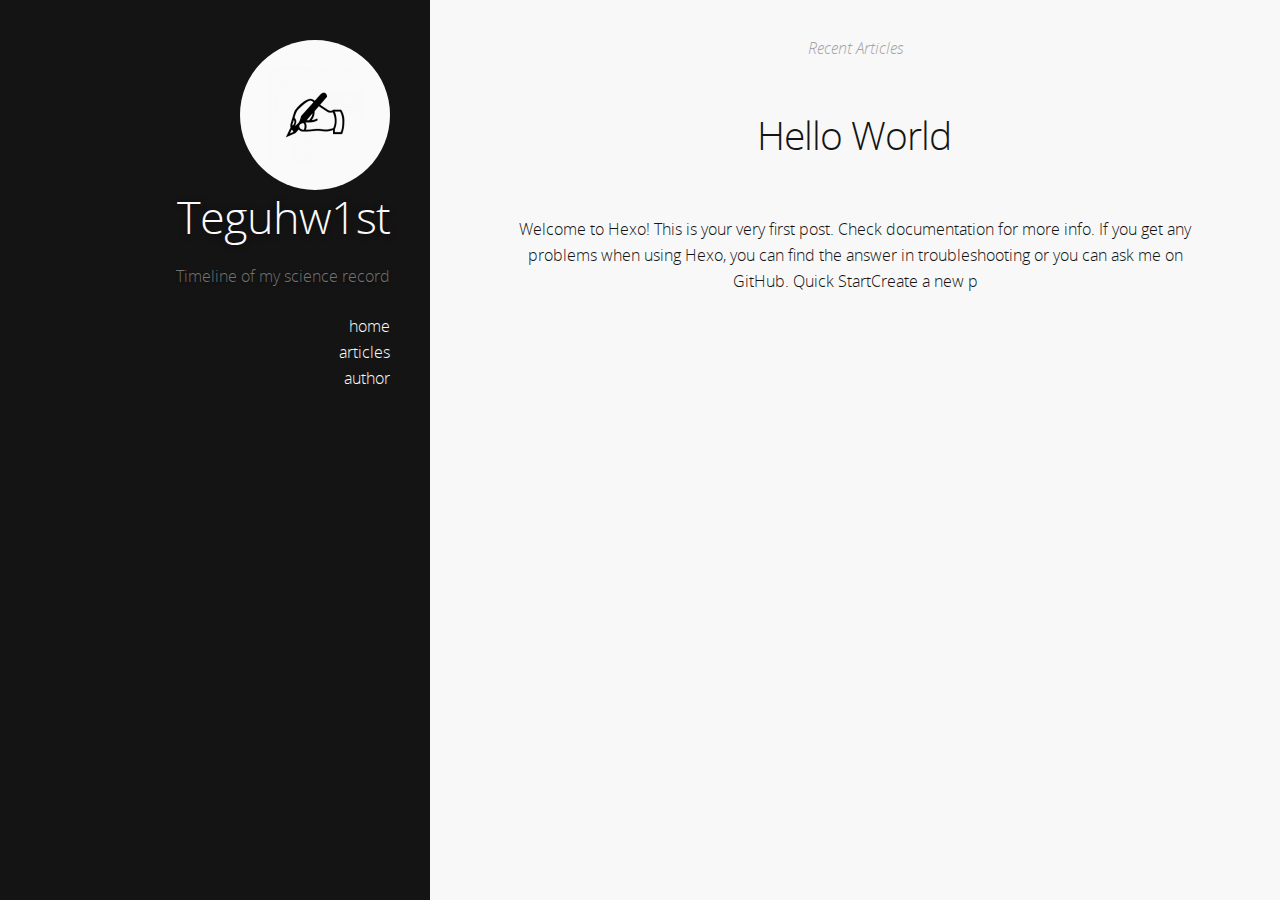
<file: index.html>
<!DOCTYPE html><html lang="en-us"><head><meta charset="UTF-8"><meta http-equiv="X-UA-Compatible" content="IE=edge,chrome=1"><title>Teguhw1st</title><meta name="description"><meta name="generator" content="Teguhw1st"><meta name="author" content="Teguh Wibowo"><meta name="keywords" content="blog, network, hardware, software, os, coding, developer"><meta name="HandheldFriendly" content="True"><meta name="MobileOptimized" content="320"><meta name="viewport" content="width=device-width,initial-scale=1.0,maximum-scale=1,user-scalable=0"><link rel="stylesheet" type="text/css" href="/styles/screen.css"><link rel="apple-touch-icon" sizes="57x57" href="/images/apple-touch-icon-57x57.png"><link rel="apple-touch-icon" sizes="60x60" href="/images/apple-touch-icon-60x60.png"><link rel="apple-touch-icon" sizes="72x72" href="/images/apple-touch-icon-72x72.png"><link rel="apple-touch-icon" sizes="76x76" href="/images/apple-touch-icon-76x76.png"><link rel="apple-touch-icon" sizes="114x114" href="/images/apple-touch-icon-114x114.png"><link rel="apple-touch-icon" sizes="120x120" href="/images/apple-touch-icon-120x120.png"><link rel="apple-touch-icon" sizes="144x144" href="/images/apple-touch-icon-144x144.png"><link rel="apple-touch-icon" sizes="152x152" href="/images/apple-touch-icon-152x152.png"><link rel="apple-touch-icon" sizes="180x180" href="/images/apple-touch-icon-180x180.png"><link rel="icon" type="image/png" sizes="16x16" href="/images/favicon-16x16.png"><link rel="icon" type="image/png" sizes="32x32" href="/images/favicon-32x32.png"><link rel="icon" type="image/png" sizes="96x96" href="/images/favicon-96x96.png"><link rel="icon" type="image/png" sizes="128x128" href="/images/favicon-128.png"><link rel="icon" type="image/png" sizes="196x196" href="/images/favicon-196x196.png"><meta name="msapplication-TileColor" content="#FFFFFF"><meta name="msapplication-TileImage" content="mstile-144x144.png"><meta name="msapplication-square70x70logo" content="mstile-70x70.png"><meta name="msapplication-square150x150logo" content="mstile-150x150.png"><meta name="msapplication-wide310x150logo" content="mstile-310x150.png"><meta name="msapplication-square310x310logo" content="mstile-310x310.png"><link rel="stylesheet" href="/css/prism.css" type="text/css"></head><body itemscope itemtype="https://schema.org/WebPage"><header itemscope itemtype="https://schema.org/WPHeader"><div class="logo"></div><h1><a href="/" alt="Teguhw1st" title="Teguhw1st" itemprop="headline">Teguhw1st</a></h1><p itemprop="description">Timeline of my science record</p><nav itemscope itemtype="https://schema.org/SiteNavigationElement"><ul><li itemprop="name"><a href="/ " alt="home" title="home" itemprop="url">home</a></li><li itemprop="name"><a href="/articles" alt="articles" title="articles" itemprop="url">articles</a></li><li itemprop="name"><a href="/author" alt="author" title="author" itemprop="url">author</a></li></ul></nav><div class="space"></div></header><main itemscope itemtype="https://schema.org/Blog"><h4 class="page-title">Recent Articles</h4><a href="/2018/06/04/hello-world/" class="article"><article itemscope itemprop="blogPost" itemtype="https://schema.org/BlogPosting" class="item"><h2 itemprop="headline">Hello World</h2><span class="post-meta"></span><p itemprop="text" class="post-excerpt">Welcome to Hexo! This is your very first post. Check documentation for more info. If you get any problems when using Hexo, you can find the answer in troubleshooting or you can ask me on GitHub.
Quick StartCreate a new p</p></article></a></main></body></html>
</file>
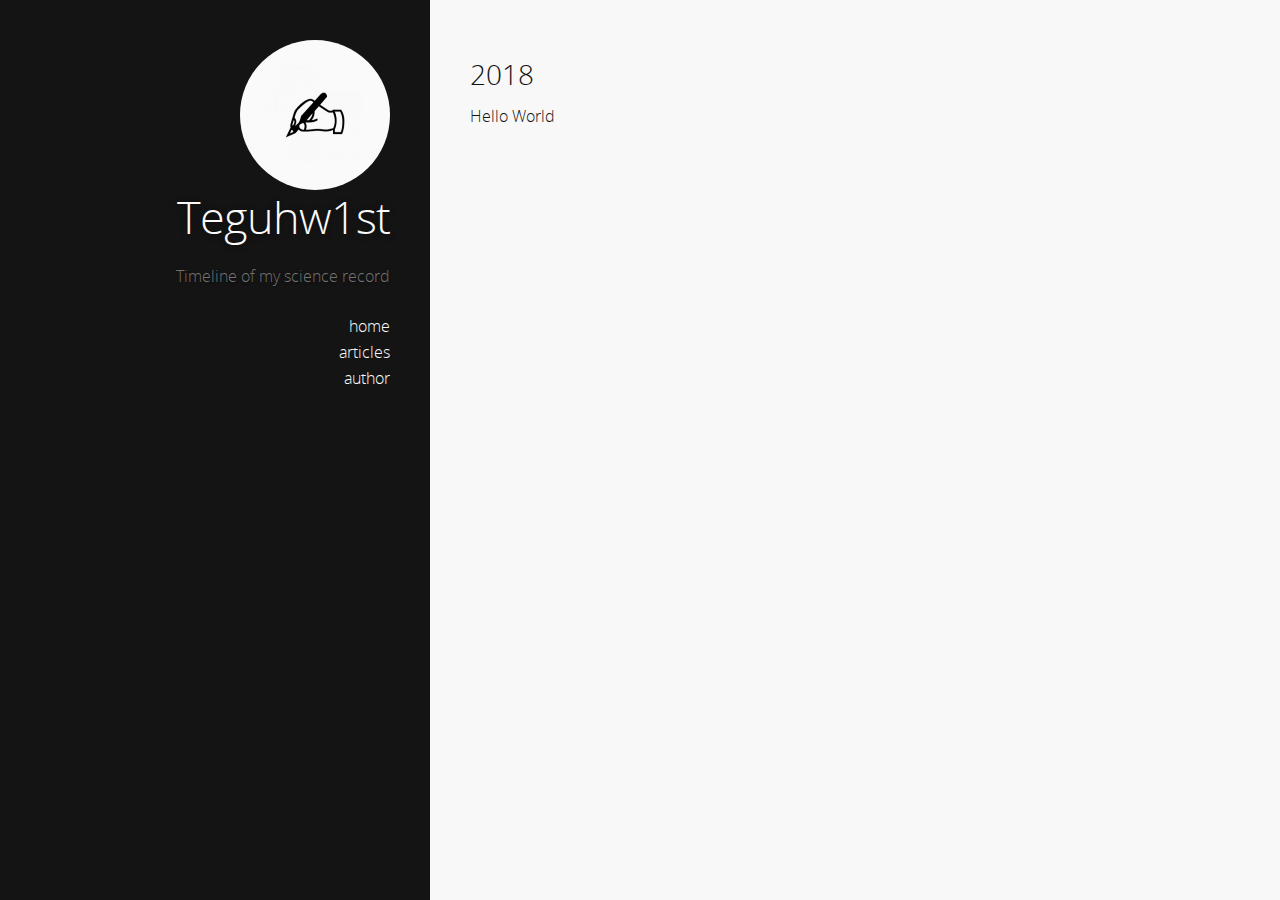
<file: archives/index.html>
<!DOCTYPE html><html lang="en-us"><head><meta charset="UTF-8"><meta http-equiv="X-UA-Compatible" content="IE=edge,chrome=1"><title>Teguhw1st</title><meta name="description"><meta name="generator" content="Teguhw1st"><meta name="author" content="Teguh Wibowo"><meta name="keywords" content="blog, network, hardware, software, os, coding, developer"><meta name="HandheldFriendly" content="True"><meta name="MobileOptimized" content="320"><meta name="viewport" content="width=device-width,initial-scale=1.0,maximum-scale=1,user-scalable=0"><link rel="stylesheet" type="text/css" href="/styles/screen.css"><link rel="apple-touch-icon" sizes="57x57" href="/images/apple-touch-icon-57x57.png"><link rel="apple-touch-icon" sizes="60x60" href="/images/apple-touch-icon-60x60.png"><link rel="apple-touch-icon" sizes="72x72" href="/images/apple-touch-icon-72x72.png"><link rel="apple-touch-icon" sizes="76x76" href="/images/apple-touch-icon-76x76.png"><link rel="apple-touch-icon" sizes="114x114" href="/images/apple-touch-icon-114x114.png"><link rel="apple-touch-icon" sizes="120x120" href="/images/apple-touch-icon-120x120.png"><link rel="apple-touch-icon" sizes="144x144" href="/images/apple-touch-icon-144x144.png"><link rel="apple-touch-icon" sizes="152x152" href="/images/apple-touch-icon-152x152.png"><link rel="apple-touch-icon" sizes="180x180" href="/images/apple-touch-icon-180x180.png"><link rel="icon" type="image/png" sizes="16x16" href="/images/favicon-16x16.png"><link rel="icon" type="image/png" sizes="32x32" href="/images/favicon-32x32.png"><link rel="icon" type="image/png" sizes="96x96" href="/images/favicon-96x96.png"><link rel="icon" type="image/png" sizes="128x128" href="/images/favicon-128.png"><link rel="icon" type="image/png" sizes="196x196" href="/images/favicon-196x196.png"><meta name="msapplication-TileColor" content="#FFFFFF"><meta name="msapplication-TileImage" content="mstile-144x144.png"><meta name="msapplication-square70x70logo" content="mstile-70x70.png"><meta name="msapplication-square150x150logo" content="mstile-150x150.png"><meta name="msapplication-wide310x150logo" content="mstile-310x150.png"><meta name="msapplication-square310x310logo" content="mstile-310x310.png"><link rel="stylesheet" href="/css/prism.css" type="text/css"></head><body itemscope itemtype="https://schema.org/WebPage"><header itemscope itemtype="https://schema.org/WPHeader"><div class="logo"></div><h1><a href="/" alt="Teguhw1st" title="Teguhw1st" itemprop="headline">Teguhw1st</a></h1><p itemprop="description">Timeline of my science record</p><nav itemscope itemtype="https://schema.org/SiteNavigationElement"><ul><li itemprop="name"><a href="/ " alt="home" title="home" itemprop="url">home</a></li><li itemprop="name"><a href="/articles" alt="articles" title="articles" itemprop="url">articles</a></li><li itemprop="name"><a href="/author" alt="author" title="author" itemprop="url">author</a></li></ul></nav><div class="space"></div></header><main itemscope itemtype="https://schema.org/Blog"><article class="full"><h1 itemprop="headline"></h1><h4>2018</h4><ul><li itemprop="name"><a href="/2018/06/04/hello-world/" itemprop="url">Hello World</a></li></ul></article></main></body></html>
</file>
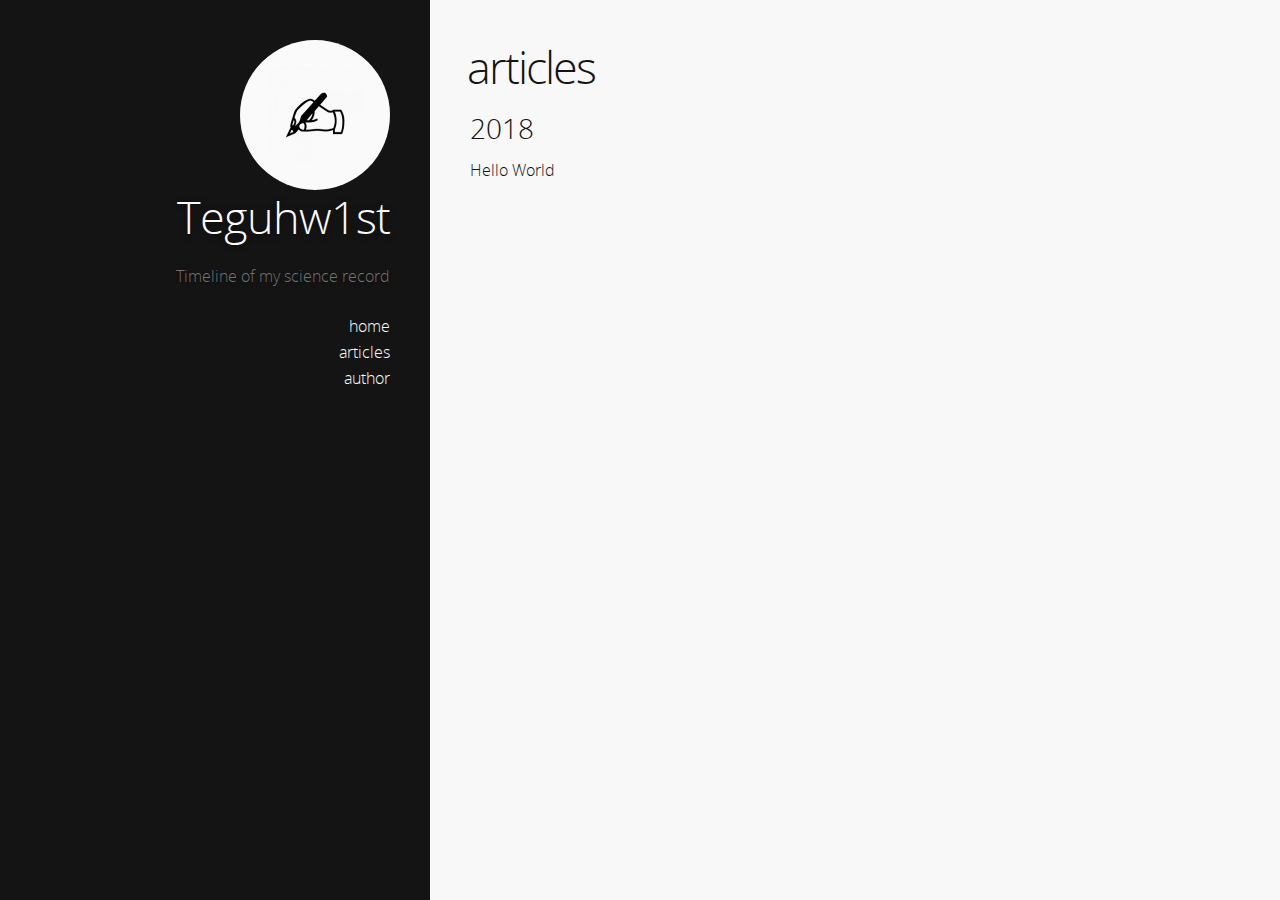
<file: articles/index.html>
<!DOCTYPE html><html lang="en-us"><head><meta charset="UTF-8"><meta http-equiv="X-UA-Compatible" content="IE=edge,chrome=1"><title>articles | Teguhw1st</title><meta name="description"><meta name="generator" content="Teguhw1st"><meta name="author" content="Teguh Wibowo"><meta name="keywords" content="blog, network, hardware, software, os, coding, developer"><meta name="HandheldFriendly" content="True"><meta name="MobileOptimized" content="320"><meta name="viewport" content="width=device-width,initial-scale=1.0,maximum-scale=1,user-scalable=0"><link rel="stylesheet" type="text/css" href="/styles/screen.css"><link rel="apple-touch-icon" sizes="57x57" href="/images/apple-touch-icon-57x57.png"><link rel="apple-touch-icon" sizes="60x60" href="/images/apple-touch-icon-60x60.png"><link rel="apple-touch-icon" sizes="72x72" href="/images/apple-touch-icon-72x72.png"><link rel="apple-touch-icon" sizes="76x76" href="/images/apple-touch-icon-76x76.png"><link rel="apple-touch-icon" sizes="114x114" href="/images/apple-touch-icon-114x114.png"><link rel="apple-touch-icon" sizes="120x120" href="/images/apple-touch-icon-120x120.png"><link rel="apple-touch-icon" sizes="144x144" href="/images/apple-touch-icon-144x144.png"><link rel="apple-touch-icon" sizes="152x152" href="/images/apple-touch-icon-152x152.png"><link rel="apple-touch-icon" sizes="180x180" href="/images/apple-touch-icon-180x180.png"><link rel="icon" type="image/png" sizes="16x16" href="/images/favicon-16x16.png"><link rel="icon" type="image/png" sizes="32x32" href="/images/favicon-32x32.png"><link rel="icon" type="image/png" sizes="96x96" href="/images/favicon-96x96.png"><link rel="icon" type="image/png" sizes="128x128" href="/images/favicon-128.png"><link rel="icon" type="image/png" sizes="196x196" href="/images/favicon-196x196.png"><meta name="msapplication-TileColor" content="#FFFFFF"><meta name="msapplication-TileImage" content="mstile-144x144.png"><meta name="msapplication-square70x70logo" content="mstile-70x70.png"><meta name="msapplication-square150x150logo" content="mstile-150x150.png"><meta name="msapplication-wide310x150logo" content="mstile-310x150.png"><meta name="msapplication-square310x310logo" content="mstile-310x310.png"><link rel="stylesheet" href="/css/prism.css" type="text/css"></head><body itemscope itemtype="https://schema.org/WebPage"><header itemscope itemtype="https://schema.org/WPHeader"><div class="logo"></div><h1><a href="/" alt="Teguhw1st" title="Teguhw1st" itemprop="headline">Teguhw1st</a></h1><p itemprop="description">Timeline of my science record</p><nav itemscope itemtype="https://schema.org/SiteNavigationElement"><ul><li itemprop="name"><a href="/ " alt="home" title="home" itemprop="url">home</a></li><li itemprop="name"><a href="/articles" alt="articles" title="articles" itemprop="url">articles</a></li><li itemprop="name"><a href="/author" alt="author" title="author" itemprop="url">author</a></li></ul></nav><div class="space"></div></header><main itemscope itemtype="https://schema.org/Blog"><article class="full"><h1 itemprop="headline">articles</h1><h4>2018</h4><ul><li itemprop="name"><a href="/2018/06/04/hello-world/" itemprop="url">Hello World</a></li></ul></article></main></body></html>
</file>
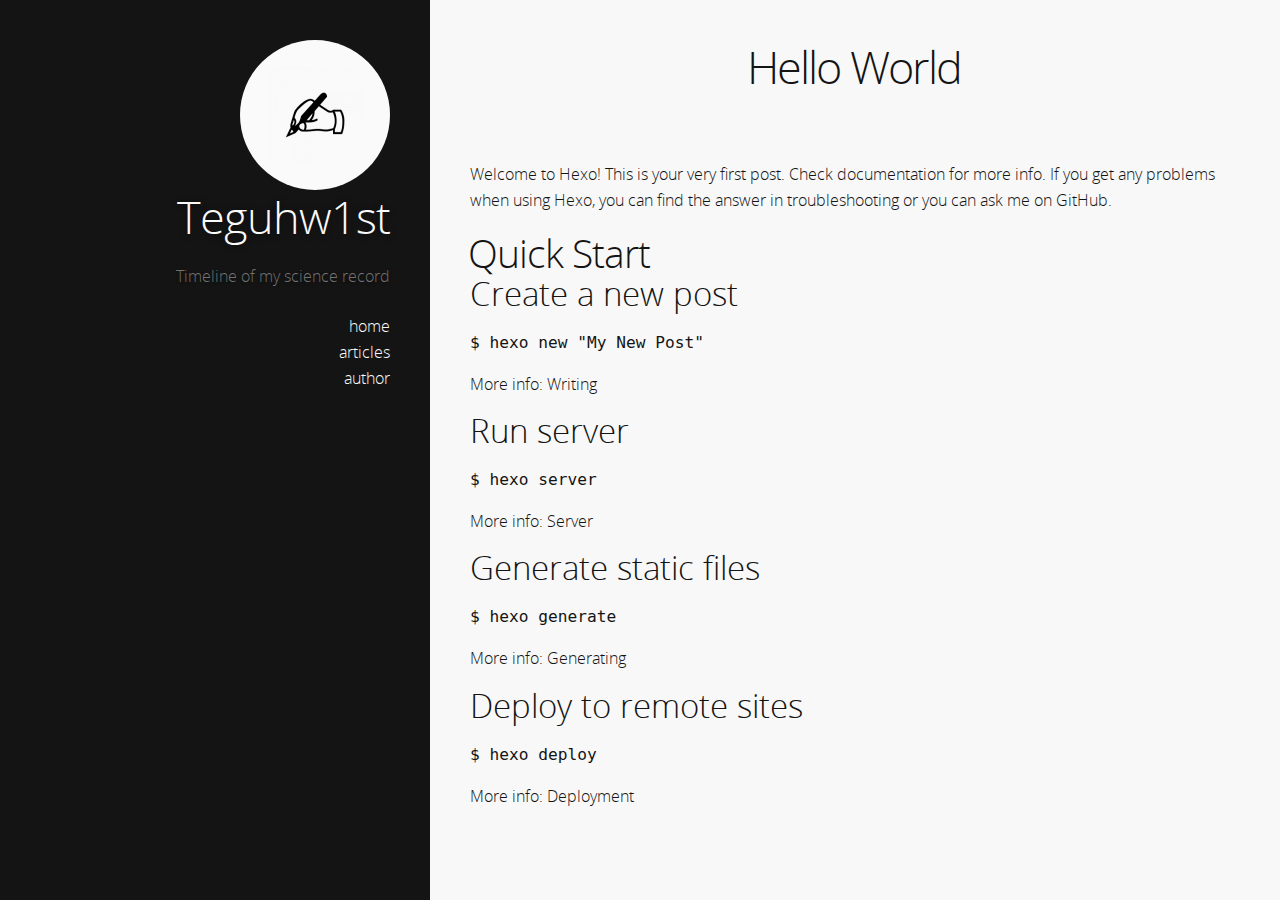
<file: 2018/06/04/hello-world/index.html>
<!DOCTYPE html><html lang="en-us"><head><meta charset="UTF-8"><meta http-equiv="X-UA-Compatible" content="IE=edge,chrome=1"><title>Hello World | Teguhw1st</title><meta name="description"><meta name="generator" content="Teguhw1st"><meta name="author" content="Teguh Wibowo"><meta name="keywords" content="blog, network, hardware, software, os, coding, developer"><meta name="HandheldFriendly" content="True"><meta name="MobileOptimized" content="320"><meta name="viewport" content="width=device-width,initial-scale=1.0,maximum-scale=1,user-scalable=0"><link rel="stylesheet" type="text/css" href="/styles/screen.css"><link rel="apple-touch-icon" sizes="57x57" href="/images/apple-touch-icon-57x57.png"><link rel="apple-touch-icon" sizes="60x60" href="/images/apple-touch-icon-60x60.png"><link rel="apple-touch-icon" sizes="72x72" href="/images/apple-touch-icon-72x72.png"><link rel="apple-touch-icon" sizes="76x76" href="/images/apple-touch-icon-76x76.png"><link rel="apple-touch-icon" sizes="114x114" href="/images/apple-touch-icon-114x114.png"><link rel="apple-touch-icon" sizes="120x120" href="/images/apple-touch-icon-120x120.png"><link rel="apple-touch-icon" sizes="144x144" href="/images/apple-touch-icon-144x144.png"><link rel="apple-touch-icon" sizes="152x152" href="/images/apple-touch-icon-152x152.png"><link rel="apple-touch-icon" sizes="180x180" href="/images/apple-touch-icon-180x180.png"><link rel="icon" type="image/png" sizes="16x16" href="/images/favicon-16x16.png"><link rel="icon" type="image/png" sizes="32x32" href="/images/favicon-32x32.png"><link rel="icon" type="image/png" sizes="96x96" href="/images/favicon-96x96.png"><link rel="icon" type="image/png" sizes="128x128" href="/images/favicon-128.png"><link rel="icon" type="image/png" sizes="196x196" href="/images/favicon-196x196.png"><meta name="msapplication-TileColor" content="#FFFFFF"><meta name="msapplication-TileImage" content="mstile-144x144.png"><meta name="msapplication-square70x70logo" content="mstile-70x70.png"><meta name="msapplication-square150x150logo" content="mstile-150x150.png"><meta name="msapplication-wide310x150logo" content="mstile-310x150.png"><meta name="msapplication-square310x310logo" content="mstile-310x310.png"><link rel="stylesheet" href="/css/prism.css" type="text/css"></head><body itemscope itemtype="https://schema.org/WebPage"><header itemscope itemtype="https://schema.org/WPHeader"><div class="logo"></div><h1><a href="/" alt="Teguhw1st" title="Teguhw1st" itemprop="headline">Teguhw1st</a></h1><p itemprop="description">Timeline of my science record</p><nav itemscope itemtype="https://schema.org/SiteNavigationElement"><ul><li itemprop="name"><a href="/ " alt="home" title="home" itemprop="url">home</a></li><li itemprop="name"><a href="/articles" alt="articles" title="articles" itemprop="url">articles</a></li><li itemprop="name"><a href="/author" alt="author" title="author" itemprop="url">author</a></li></ul></nav><div class="space"></div></header><main itemscope itemtype="https://schema.org/Blog"><article class="full"><h1 itemprop="headline" class="post-heading">Hello World</h1><span class="post-meta"></span><br><br><p>Welcome to <a href="https://hexo.io/" target="_blank" rel="noopener">Hexo</a>! This is your very first post. Check <a href="https://hexo.io/docs/" target="_blank" rel="noopener">documentation</a> for more info. If you get any problems when using Hexo, you can find the answer in <a href="https://hexo.io/docs/troubleshooting.html" target="_blank" rel="noopener">troubleshooting</a> or you can ask me on <a href="https://github.com/hexojs/hexo/issues">GitHub</a>.</p>
<h2 id="Quick-Start"><a href="#Quick-Start" class="headerlink" title="Quick Start"></a>Quick Start</h2><h3 id="Create-a-new-post"><a href="#Create-a-new-post" class="headerlink" title="Create a new post"></a>Create a new post</h3><pre><code class="bash">$ hexo new &quot;My New Post&quot;
</code></pre>
<p>More info: <a href="https://hexo.io/docs/writing.html" target="_blank" rel="noopener">Writing</a></p>
<h3 id="Run-server"><a href="#Run-server" class="headerlink" title="Run server"></a>Run server</h3><pre><code class="bash">$ hexo server
</code></pre>
<p>More info: <a href="https://hexo.io/docs/server.html" target="_blank" rel="noopener">Server</a></p>
<h3 id="Generate-static-files"><a href="#Generate-static-files" class="headerlink" title="Generate static files"></a>Generate static files</h3><pre><code class="bash">$ hexo generate
</code></pre>
<p>More info: <a href="https://hexo.io/docs/generating.html" target="_blank" rel="noopener">Generating</a></p>
<h3 id="Deploy-to-remote-sites"><a href="#Deploy-to-remote-sites" class="headerlink" title="Deploy to remote sites"></a>Deploy to remote sites</h3><pre><code class="bash">$ hexo deploy
</code></pre>
<p>More info: <a href="https://hexo.io/docs/deployment.html" target="_blank" rel="noopener">Deployment</a></p>
</article><br><br><br><br><br></main></body></html>
</file>
<file: css/prism.css>
/**
 * prism.js default theme for JavaScript, CSS and HTML
 * Based on dabblet (http://dabblet.com)
 * @author Lea Verou
 */

code[class*="language-"],
pre[class*="language-"] {
	color: black;
	background: none;
	text-shadow: 0 1px white;
	font-family: Consolas, Monaco, 'Andale Mono', 'Ubuntu Mono', monospace;
	text-align: left;
	white-space: pre;
	word-spacing: normal;
	word-break: normal;
	word-wrap: normal;
	line-height: 1.5;

	-moz-tab-size: 4;
	-o-tab-size: 4;
	tab-size: 4;

	-webkit-hyphens: none;
	-moz-hyphens: none;
	-ms-hyphens: none;
	hyphens: none;
}

pre[class*="language-"]::-moz-selection, pre[class*="language-"] ::-moz-selection,
code[class*="language-"]::-moz-selection, code[class*="language-"] ::-moz-selection {
	text-shadow: none;
	background: #b3d4fc;
}

pre[class*="language-"]::selection, pre[class*="language-"] ::selection,
code[class*="language-"]::selection, code[class*="language-"] ::selection {
	text-shadow: none;
	background: #b3d4fc;
}

@media print {
	code[class*="language-"],
	pre[class*="language-"] {
		text-shadow: none;
	}
}

/* Code blocks */
pre[class*="language-"] {
	padding: 1em;
	margin: .5em 0;
	overflow: auto;
}

:not(pre) > code[class*="language-"],
pre[class*="language-"] {
	background: #f5f2f0;
}

/* Inline code */
:not(pre) > code[class*="language-"] {
	padding: .1em;
	border-radius: .3em;
	white-space: normal;
}

.token.comment,
.token.prolog,
.token.doctype,
.token.cdata {
	color: slategray;
}

.token.punctuation {
	color: #999;
}

.namespace {
	opacity: .7;
}

.token.property,
.token.tag,
.token.boolean,
.token.number,
.token.constant,
.token.symbol,
.token.deleted {
	color: #905;
}

.token.selector,
.token.attr-name,
.token.string,
.token.char,
.token.builtin,
.token.inserted {
	color: #690;
}

.token.operator,
.token.entity,
.token.url,
.language-css .token.string,
.style .token.string {
	color: #9a6e3a;
	background: hsla(0, 0%, 100%, .5);
}

.token.atrule,
.token.attr-value,
.token.keyword {
	color: #07a;
}

.token.function,
.token.class-name {
	color: #DD4A68;
}

.token.regex,
.token.important,
.token.variable {
	color: #e90;
}

.token.important,
.token.bold {
	font-weight: bold;
}
.token.italic {
	font-style: italic;
}

.token.entity {
	cursor: help;
}
</file>
<file: styles/screen.css>
/*! normalize.css v3.0.2 | MIT License | git.io/normalize */

/**
 * 1. Set default font family to sans-serif.
 * 2. Prevent iOS text size adjust after orientation change, without disabling
 *    user zoom.
 */

html {
  font-family: sans-serif; /* 1 */
  -ms-text-size-adjust: 100%; /* 2 */
  -webkit-text-size-adjust: 100%; /* 2 */
}

/**
 * Remove default margin.
 */

body {
  margin: 0;
}

/* HTML5 display definitions
   ========================================================================== */

/**
 * Correct `block` display not defined for any HTML5 element in IE 8/9.
 * Correct `block` display not defined for `details` or `summary` in IE 10/11
 * and Firefox.
 * Correct `block` display not defined for `main` in IE 11.
 */

article,
aside,
details,
figcaption,
figure,
footer,
header,
hgroup,
main,
menu,
nav,
section,
summary {
  display: block;
}

/**
 * 1. Correct `inline-block` display not defined in IE 8/9.
 * 2. Normalize vertical alignment of `progress` in Chrome, Firefox, and Opera.
 */

audio,
canvas,
progress,
video {
  display: inline-block; /* 1 */
  vertical-align: baseline; /* 2 */
}

/**
 * Prevent modern browsers from displaying `audio` without controls.
 * Remove excess height in iOS 5 devices.
 */

audio:not([controls]) {
  display: none;
  height: 0;
}

/**
 * Address `[hidden]` styling not present in IE 8/9/10.
 * Hide the `template` element in IE 8/9/11, Safari, and Firefox < 22.
 */

[hidden],
template {
  display: none;
}

/* Links
   ========================================================================== */

/**
 * Remove the gray background color from active links in IE 10.
 */

a {
  background-color: transparent;
}

/**
 * Improve readability when focused and also mouse hovered in all browsers.
 */

a:active,
a:hover {
  outline: 0;
}

/* Text-level semantics
   ========================================================================== */

/**
 * Address styling not present in IE 8/9/10/11, Safari, and Chrome.
 */

abbr[title] {
  border-bottom: 1px dotted;
}

/**
 * Address style set to `bolder` in Firefox 4+, Safari, and Chrome.
 */

b,
strong {
  font-weight: bold;
}

/**
 * Address styling not present in Safari and Chrome.
 */

dfn {
  font-style: italic;
}

/**
 * Address variable `h1` font-size and margin within `section` and `article`
 * contexts in Firefox 4+, Safari, and Chrome.
 */

h1 {
  font-size: 2em;
  margin: 0.67em 0;
}

/**
 * Address styling not present in IE 8/9.
 */

mark {
  background: #ff0;
  color: #000;
}

/**
 * Address inconsistent and variable font size in all browsers.
 */

small {
  font-size: 80%;
}

/**
 * Prevent `sub` and `sup` affecting `line-height` in all browsers.
 */

sub,
sup {
  font-size: 75%;
  line-height: 0;
  position: relative;
  vertical-align: baseline;
}

sup {
  top: -0.5em;
}

sub {
  bottom: -0.25em;
}

/* Embedded content
   ========================================================================== */

/**
 * Remove border when inside `a` element in IE 8/9/10.
 */

img {
  border: 0;
}

/**
 * Correct overflow not hidden in IE 9/10/11.
 */

svg:not(:root) {
  overflow: hidden;
}

/* Grouping content
   ========================================================================== */

/**
 * Address margin not present in IE 8/9 and Safari.
 */

figure {
  margin: 1em 40px;
}

/**
 * Address differences between Firefox and other browsers.
 */

hr {
  -moz-box-sizing: content-box;
  box-sizing: content-box;
  height: 0;
}

/**
 * Contain overflow in all browsers.
 */

pre {
  overflow: auto;
}

/**
 * Address odd `em`-unit font size rendering in all browsers.
 */

code,
kbd,
pre,
samp {
  font-family: monospace, monospace;
  font-size: 1em;
}

/* Forms
   ========================================================================== */

/**
 * Known limitation: by default, Chrome and Safari on OS X allow very limited
 * styling of `select`, unless a `border` property is set.
 */

/**
 * 1. Correct color not being inherited.
 *    Known issue: affects color of disabled elements.
 * 2. Correct font properties not being inherited.
 * 3. Address margins set differently in Firefox 4+, Safari, and Chrome.
 */

button,
input,
optgroup,
select,
textarea {
  color: inherit; /* 1 */
  font: inherit; /* 2 */
  margin: 0; /* 3 */
}

/**
 * Address `overflow` set to `hidden` in IE 8/9/10/11.
 */

button {
  overflow: visible;
}

/**
 * Address inconsistent `text-transform` inheritance for `button` and `select`.
 * All other form control elements do not inherit `text-transform` values.
 * Correct `button` style inheritance in Firefox, IE 8/9/10/11, and Opera.
 * Correct `select` style inheritance in Firefox.
 */

button,
select {
  text-transform: none;
}

/**
 * 1. Avoid the WebKit bug in Android 4.0.* where (2) destroys native `audio`
 *    and `video` controls.
 * 2. Correct inability to style clickable `input` types in iOS.
 * 3. Improve usability and consistency of cursor style between image-type
 *    `input` and others.
 */

button,
html input[type="button"], /* 1 */
input[type="reset"],
input[type="submit"] {
  -webkit-appearance: button; /* 2 */
  cursor: pointer; /* 3 */
}

/**
 * Re-set default cursor for disabled elements.
 */

button[disabled],
html input[disabled] {
  cursor: default;
}

/**
 * Remove inner padding and border in Firefox 4+.
 */

button::-moz-focus-inner,
input::-moz-focus-inner {
  border: 0;
  padding: 0;
}

/**
 * Address Firefox 4+ setting `line-height` on `input` using `!important` in
 * the UA stylesheet.
 */

input {
  line-height: normal;
}

/**
 * It's recommended that you don't attempt to style these elements.
 * Firefox's implementation doesn't respect box-sizing, padding, or width.
 *
 * 1. Address box sizing set to `content-box` in IE 8/9/10.
 * 2. Remove excess padding in IE 8/9/10.
 */

input[type="checkbox"],
input[type="radio"] {
  box-sizing: border-box; /* 1 */
  padding: 0; /* 2 */
}

/**
 * Fix the cursor style for Chrome's increment/decrement buttons. For certain
 * `font-size` values of the `input`, it causes the cursor style of the
 * decrement button to change from `default` to `text`.
 */

input[type="number"]::-webkit-inner-spin-button,
input[type="number"]::-webkit-outer-spin-button {
  height: auto;
}

/**
 * 1. Address `appearance` set to `searchfield` in Safari and Chrome.
 * 2. Address `box-sizing` set to `border-box` in Safari and Chrome
 *    (include `-moz` to future-proof).
 */

input[type="search"] {
  -webkit-appearance: textfield; /* 1 */
  -moz-box-sizing: content-box;
  -webkit-box-sizing: content-box; /* 2 */
  box-sizing: content-box;
}

/**
 * Remove inner padding and search cancel button in Safari and Chrome on OS X.
 * Safari (but not Chrome) clips the cancel button when the search input has
 * padding (and `textfield` appearance).
 */

input[type="search"]::-webkit-search-cancel-button,
input[type="search"]::-webkit-search-decoration {
  -webkit-appearance: none;
}

/**
 * Define consistent border, margin, and padding.
 */

fieldset {
  border: 1px solid #c0c0c0;
  margin: 0 2px;
  padding: 0.35em 0.625em 0.75em;
}

/**
 * 1. Correct `color` not being inherited in IE 8/9/10/11.
 * 2. Remove padding so people aren't caught out if they zero out fieldsets.
 */

legend {
  border: 0; /* 1 */
  padding: 0; /* 2 */
}

/**
 * Remove default vertical scrollbar in IE 8/9/10/11.
 */

textarea {
  overflow: auto;
}

/**
 * Don't inherit the `font-weight` (applied by a rule above).
 * NOTE: the default cannot safely be changed in Chrome and Safari on OS X.
 */

optgroup {
  font-weight: bold;
}

/* Tables
   ========================================================================== */

/**
 * Remove most spacing between table cells.
 */

table {
  border-collapse: collapse;
  border-spacing: 0;
}

td,
th {
  padding: 0;
}

@font-face {
  font-family: 'Open Sans';
  font-style: normal;
  font-weight: 300;
  src: url("../fonts/opensans/300.woff2") format('woff2'), url("../fonts/opensans/300.woff") format('woff');
}
@font-face {
  font-family: 'Open Sans';
  font-style: normal;
  font-weight: 400;
  src: url("../fonts/opensans/400.woff2") format('woff2'), url("../fonts/opensans/400.woff") format('woff');
}
@font-face {
  font-family: 'Open Sans';
  font-style: normal;
  font-weight: 600;
  src: url("../fonts/opensans/600.woff2") format('woff2'), url("../fonts/opensans/600.woff") format('woff');
}
@font-face {
  font-family: 'Open Sans';
  font-style: normal;
  font-weight: 700;
  src: url("../fonts/opensans/700.woff2") format('woff2'), url("../fonts/opensans/700.woff") format('woff');
}
@font-face {
  font-family: 'Open Sans';
  font-style: normal;
  font-weight: 800;
  src: url("../fonts/opensans/800.woff2") format('woff2'), url("../fonts/opensans/800.woff") format('woff');
}
@font-face {
  font-family: 'Open Sans';
  font-style: italic;
  font-weight: 300;
  src: url("../fonts/opensans/300i.woff2") format('woff2'), url("../fonts/opensans/300i.woff") format('woff');
}
@font-face {
  font-family: 'Open Sans';
  font-style: italic;
  font-weight: 400;
  src: url("../fonts/opensans/400i.woff2") format('woff2'), url("../fonts/opensans/400i.woff") format('woff');
}
@font-face {
  font-family: 'Open Sans';
  font-style: italic;
  font-weight: 600;
  src: url("../fonts/opensans/600i.woff2") format('woff2'), url("../fonts/opensans/600i.woff") format('woff');
}
@font-face {
  font-family: 'Open Sans';
  font-style: italic;
  font-weight: 700;
  src: url("../fonts/opensans/700i.woff2") format('woff2'), url("../fonts/opensans/700i.woff") format('woff');
}
@font-face {
  font-family: 'Open Sans';
  font-style: italic;
  font-weight: 800;
  src: url("../fonts/opensans/800i.woff2") format('woff2'), url("../fonts/opensans/800i.woff") format('woff');
}
@font-face {
  font-family: 'Fira Mono';
  font-style: normal;
  font-weight: 400;
  src: url("../fonts/fira/400.woff2") format('woff2'), url("../fonts/fira/400.woff") format('woff');
}
@font-face {
  font-family: 'Fira Mono';
  font-style: normal;
  font-weight: 500;
  src: url("../fonts/fira/500.woff2") format('woff2'), url("../fonts/fira/500.woff") format('woff');
}
@font-face {
  font-family: 'Fira Mono';
  font-style: normal;
  font-weight: 700;
  src: url("../fonts/fira/700.woff2") format('woff2'), url("../fonts/fira/700.woff") format('woff');
}
html {
  font-size: 62.5%;
}
body {
  color: #141414;
  margin: 0;
  height: 100vh;
  -webkit-box-orient: vertical;
  -moz-box-orient: vertical;
  -o-box-orient: vertical;
  -webkit-flex-direction: column;
  -ms-flex-direction: column;
  flex-direction: column;
  font-family: 'Open Sans', sans-serif;
  font-size: 1.62rem;
  font-weight: 300;
  line-height: 1.6em;
}
a {
  color: #141414;
  text-decoration: none;
}
a:hover {
  -webkit-transition: color 0.3s ease;
  -moz-transition: color 0.3s ease;
  -o-transition: color 0.3s ease;
  -ms-transition: color 0.3s ease;
  transition: color 0.3s ease;
}
::-moz-selection,
::selection {
  color: #141414;
  background: $blue;
  text-shadow: none;
}
header,
main {
  overflow-y: auto;
  -webkit-overflow-scrolling: touch;
  padding: 20px;
}
header {
  -webkit-box-flex: 1;
  -moz-box-flex: 1;
  -o-box-flex: 1;
  box-flex: 1;
  -webkit-flex: 1;
  -ms-flex: 1;
  flex: 1;
  overflow: hidden;
  position: relative;
  text-align: center;
}
header a,
header h1,
header p,
header nav {
  position: relative;
  z-index: 2;
}
header a {
  color: #fafafa;
  text-decoration: none;
}
header a:hover {
  text-decoration: underline;
}
header h1 {
  color: #fafafa;
  font-family: 'Open Sans', sans-serif;
  font-size: 4.5rem;
  font-weight: 300;
  letter-spacing: -1px;
  text-shadow: 0 1px 6px rgba(0,0,0,0.5);
}
header h1 a:hover {
  text-decoration: none;
}
header p {
  color: #737373;
  font-family: 'Open Sans', sans-serif;
  font-size: 1.62rem;
  font-weight: 300;
  letter-spacing: 0;
  margin: 0;
  text-shadow: 0 1px 3px rgba(0,0,0,0.35);
}
header nav ul {
  list-style: none;
  margin: 0;
  padding: 0;
}
header nav ul li {
  display: inline-block;
  padding: 12px 0 12px 12px;
}
header nav ul li:after {
  content: '·';
  padding-left: 12px;
}
header nav ul li:last-child:after {
  content: '';
}
header .space {
  -webkit-animation: slide 8s linear infinite;
  -moz-animation: slide 8s linear infinite;
  -o-animation: slide 8s linear infinite;
  -ms-animation: slide 8s linear infinite;
  animation: slide 8s linear infinite;
  background-color: #141414;
  background-position: center center;
  -webkit-background-size: 240px;
  -moz-background-size: 240px;
  background-size: 240px;
  height: 400%;
  left: 0;
  position: absolute;
  top: 0;
  width: 400%;
  z-index: 1;
}
header .logo {
  height: 150px;
  width: 150px;
  border-radius: 50%;
  -webkit-background-size: contain;
  -moz-background-size: contain;
  background-size: contain;
  background: url("../images/logo.png") no-repeat #fafafa;
  background-color: #fafafa;
  background-position: center;
  position: relative;
  z-index: 2;
  margin: auto;
}
main {
  background: #f8f8f8;
  -webkit-box-flex: 2;
  -moz-box-flex: 2;
  -o-box-flex: 2;
  box-flex: 2;
  -webkit-flex: 2;
  -ms-flex: 2;
  flex: 2;
  hypens: auto;
  overflow-x: hidden;
  padding: 20px;
  text-align: left;
  word-break: normal;
  word-wrap: break-word;
}
main a.article {
  color: #141414;
  text-decoration: none;
}
main a.article:last-of-type article {
  border: none;
}
main a.article:last-of-type article:after {
  background: none;
  border: none;
  -webkit-box-shadow: none;
  box-shadow: none;
  padding-bottom: 20px;
}
main a.article:hover h2 {
  color: #737373;
  -webkit-transition: color 0.3s ease;
  -moz-transition: color 0.3s ease;
  -o-transition: color 0.3s ease;
  -ms-transition: color 0.3s ease;
  transition: color 0.3s ease;
}
main .page-title {
  color: #a4a4a4;
  font-family: 'Open Sans', sans-serif;
  font-size: 1.62rem;
  font-style: italic;
  font-weight: 300;
  margin: 0;
  padding-bottom: 16px;
  text-align: center;
}
main .post-meta {
  color: #a4a4a4;
  display: inline-block;
  font-family: 'Open Sans', sans-serif;
  font-weight: 300;
  font-size: 1.62rem;
  margin: 0;
}
main article.item {
  border-bottom: 1px solid rgba(0,0,0,0.15);
  color: #141414;
  padding: 40px;
  text-align: center;
}
main article.item h2 {
  break-word: normal;
  color: #141414;
  margin-bottom: 16px;
  word-wrap: break-word;
}
main article.item p.post-excerpt {
  font-size: 1.62rem;
  line-height: 1.6em;
  margin: 16px 0 0 0;
}
main article.item:after {
  display: block;
  content: '';
  width: 7px;
  height: 7px;
  border: 1px solid #dadada 1px solid;
  position: relative;
  top: 45px;
  left: 50%;
  margin-left: -5px;
  background: #d3d3d3;
  border-radius: 100%;
  -webkit-box-shadow: #f8f8f8 0 0 0 5px;
  box-shadow: #f8f8f8 0 0 0 5px;
}
main article.full {
  padding-bottom: 20px;
}
main article.full span.page-tag-anchor {
  float: right;
}
main article.full h1.post-heading {
  text-align: center;
  margin: auto;
}
main article.full h2 {
  margin: 0;
}
main article.full ul {
  list-style: none;
  padding: 0;
}
main article.full a {
  text-decoration: none;
}
main article.full a:hover {
  color: #737373;
}
main article.full p + img {
  margin-top: 0;
}
main article.full img {
  border-radius: 3px;
  height: auto;
  margin-top: 20px;
  width: 100%;
}
main article.full blockquote {
  -webkit-box-sizing: border-box;
  -moz-box-sizing: border-box;
  box-sizing: border-box;
  margin: 1.6em 0 1.6em 0;
  padding: 0 0 0 1.6em;
  border-left: #141414 0.4em solid;
}
main article.full blockquote footer {
  text-align: left;
  padding: 0;
  border: 0;
  background: none;
  color: #141414;
  line-height: 1.6em;
  font-size: 0.9em;
}
main article.full blockquote p {
  margin: 0.8em 0;
  font-style: italic;
}
main article.full blockquote small {
  display: inline-block;
  margin: 0.8em 0 0.8em 1.5em;
  font-size: 0.9rem;
  color: #f8f8f8;
}
main article.full blockquote small:before {
  content: '\2014 \00A0';
}
main article.full blockquote ol,
main article.full blockquote ul {
  font-style: italic;
}
main article.full blockquote cite {
  font-weight: bold;
}
main article.full blockquote cite:before {
  content: '—';
  padding: 0 0.3em;
}
main article.full blockquote cite a {
  color: $link-article-color;
  font-weight: normal;
}
main article.full .noshadow {
  -webkit-box-shadow: none;
  box-shadow: none;
  border-radius: 0;
}
main article.full .logos {
  display: inline-block;
  clear: both;
}
main article.full .logos img {
  width: auto;
}
main article.full .left {
  float: left;
}
main article.full .right {
  float: right;
}
main span.next-post {
  float: right;
}
main span.next-post a:hover {
  color: #737373;
}
main span.prev-post {
  float: left;
}
main span.prev-post a:hover {
  color: #737373;
}
main section#comments {
  border-top: 1px solid rgba(0,0,0,0.15);
  padding-top: 20px;
}
main footer {
  padding: 0;
  text-align: center;
  position: relative;
  padding: 4rem 0;
  border: 1px solid #d3d3d3 1px solid;
  font-size: 1.3rem;
  line-height: 2.1em;
  color: #8a8a8a;
  background: #ececec;
}
main footer :not(main) > a {
  color: #434343;
  font-weight: 700;
  text-decoration: none;
}
main .avatar {
  margin: auto;
  width: 150px;
  height: 150px;
  border-radius: 50%;
  background: url("../images/avatar.jpg");
  background-repeat: no-repeat;
  -webkit-background-size: 100% 100%;
  -moz-background-size: 100% 100%;
  background-size: 100% 100%;
  -webkit-box-shadow: 0px 0px 14px 0px rgba(0,0,0,0.75);
  -moz-box-shadow: 0px 0px 14px 0px rgba(0,0,0,0.75);
  -webkit-box-shadow: 0px 0px 14px 0px rgba(0,0,0,0.75);
  box-shadow: 0px 0px 14px 0px rgba(0,0,0,0.75);
}
main .avatar-name {
  text-align: center;
  font-size: 3.3rem;
  margin: 30px auto 9px auto;
  color: #141414;
}
main .avatar-description {
  margin-top: 5px;
  text-align: center;
  color: #737373;
  font-size: 2.1rem;
}
main .social-container {
  margin: 10px auto auto auto;
  text-align: center;
}
main .social-container a .icons {
  margin-right: 12px;
  margin-left: 12px;
  padding: auto 12px;
  color: #7d7d7d;
  font-size: 2.3rem;
}
main .social-container a .icons:hover {
  color: #141414;
}
main .social-container a .no-icons {
  font-weight: 800;
  font-size: 2.5rem;
}
h1,
h2,
h3,
h4,
h5,
h6 {
  font-family: 'Open Sans', sans-serif;
  font-weight: 300;
  line-height: 1;
  margin-top: 0;
  margin-bottom: 20px;
  text-rendering: optimizeLegibility;
}
h1 {
  font-size: 4.5rem;
  letter-spacing: -2px;
  line-height: 1.2em;
  text-indent: -3px;
}
h2 {
  font-size: 3.9rem;
  letter-spacing: -1px;
  line-height: 1.2em;
  text-indent: -2px;
}
h3 {
  font-size: 3.3rem;
}
h4 {
  font-size: 2.8rem;
  margin-bottom: 0;
}
h5 {
  font-size: 2.4rem;
}
h6 {
  font-size: 2rem;
}
a {
  -webkit-transition: color ease 0.3s;
  -moz-transition: color ease 0.3s;
  -o-transition: color ease 0.3s;
  -ms-transition: color ease 0.3s;
  transition: color ease 0.3s;
  text-decoration: none;
}
a:hover {
  color: $link-article-color;
}
hr {
  display: block;
  height: 1px;
  border: 0;
  border-top: #d3d3d3 1px solid;
  margin: 40px 0;
  padding: 0;
}
hr:after {
  display: block;
  content: '';
  width: 7px;
  height: 7px;
  border: 1px solid #dadada 1px solid;
  position: relative;
  top: -5px;
  left: 50%;
  margin-left: -5px;
  background: #d3d3d3;
  border-radius: 100%;
  -webkit-box-shadow: #f8f8f8 0 0 0 5px;
  box-shadow: #f8f8f8 0 0 0 5px;
}
@media (min-width: 720px) {
  body {
    display: -webkit-box;
    display: -moz-box;
    display: -webkit-flex;
    display: -ms-flexbox;
    display: box;
    display: flex;
    -webkit-box-orient: horizontal;
    -moz-box-orient: horizontal;
    -o-box-orient: horizontal;
    -webkit-flex-direction: row;
    -ms-flex-direction: row;
    flex-direction: row;
  }
  body header {
    -webkit-box-flex: 1;
    -moz-box-flex: 1;
    -o-box-flex: 1;
    box-flex: 1;
    -webkit-flex: 1;
    -ms-flex: 1;
    flex: 1;
    overflow: hidden;
    text-align: right;
    padding: 40px;
    max-width: 350px;
  }
  body header .logo {
    margin-right: 0;
  }
  body header nav ul {
    padding-top: 24px;
  }
  body header nav ul li {
    display: block;
    line-height: 1.6em;
    padding: 0;
  }
  body header nav ul li:after {
    content: '';
    padding: 0;
  }
  body main {
    -webkit-box-flex: 2;
    -moz-box-flex: 2;
    -o-box-flex: 2;
    box-flex: 2;
    -webkit-flex: 2;
    -ms-flex: 2;
    flex: 2;
    padding: 40px;
  }
  body main form .form-column input[type="name"],
  body main form .form-column input[type="email"] {
    width: 35%;
    margin: 0.5em 0.5em 0.5em 0;
  }
}
@-moz-keyframes slide {
  0% {
    -webkit-transform: translate3d(0, 0, 0);
    -moz-transform: translate3d(0, 0, 0);
    -o-transform: translate3d(0, 0, 0);
    -ms-transform: translate3d(0, 0, 0);
    transform: translate3d(0, 0, 0);
  }
  100% {
    -webkit-transform: translate3d(-240px, -240px, 0);
    -moz-transform: translate3d(-240px, -240px, 0);
    -o-transform: translate3d(-240px, -240px, 0);
    -ms-transform: translate3d(-240px, -240px, 0);
    transform: translate3d(-240px, -240px, 0);
  }
}
@-webkit-keyframes slide {
  0% {
    -webkit-transform: translate3d(0, 0, 0);
    -moz-transform: translate3d(0, 0, 0);
    -o-transform: translate3d(0, 0, 0);
    -ms-transform: translate3d(0, 0, 0);
    transform: translate3d(0, 0, 0);
  }
  100% {
    -webkit-transform: translate3d(-240px, -240px, 0);
    -moz-transform: translate3d(-240px, -240px, 0);
    -o-transform: translate3d(-240px, -240px, 0);
    -ms-transform: translate3d(-240px, -240px, 0);
    transform: translate3d(-240px, -240px, 0);
  }
}
@-o-keyframes slide {
  0% {
    -webkit-transform: translate3d(0, 0, 0);
    -moz-transform: translate3d(0, 0, 0);
    -o-transform: translate3d(0, 0, 0);
    -ms-transform: translate3d(0, 0, 0);
    transform: translate3d(0, 0, 0);
  }
  100% {
    -webkit-transform: translate3d(-240px, -240px, 0);
    -moz-transform: translate3d(-240px, -240px, 0);
    -o-transform: translate3d(-240px, -240px, 0);
    -ms-transform: translate3d(-240px, -240px, 0);
    transform: translate3d(-240px, -240px, 0);
  }
}
@keyframes slide {
  0% {
    -webkit-transform: translate3d(0, 0, 0);
    -moz-transform: translate3d(0, 0, 0);
    -o-transform: translate3d(0, 0, 0);
    -ms-transform: translate3d(0, 0, 0);
    transform: translate3d(0, 0, 0);
  }
  100% {
    -webkit-transform: translate3d(-240px, -240px, 0);
    -moz-transform: translate3d(-240px, -240px, 0);
    -o-transform: translate3d(-240px, -240px, 0);
    -ms-transform: translate3d(-240px, -240px, 0);
    transform: translate3d(-240px, -240px, 0);
  }
}
</file>
